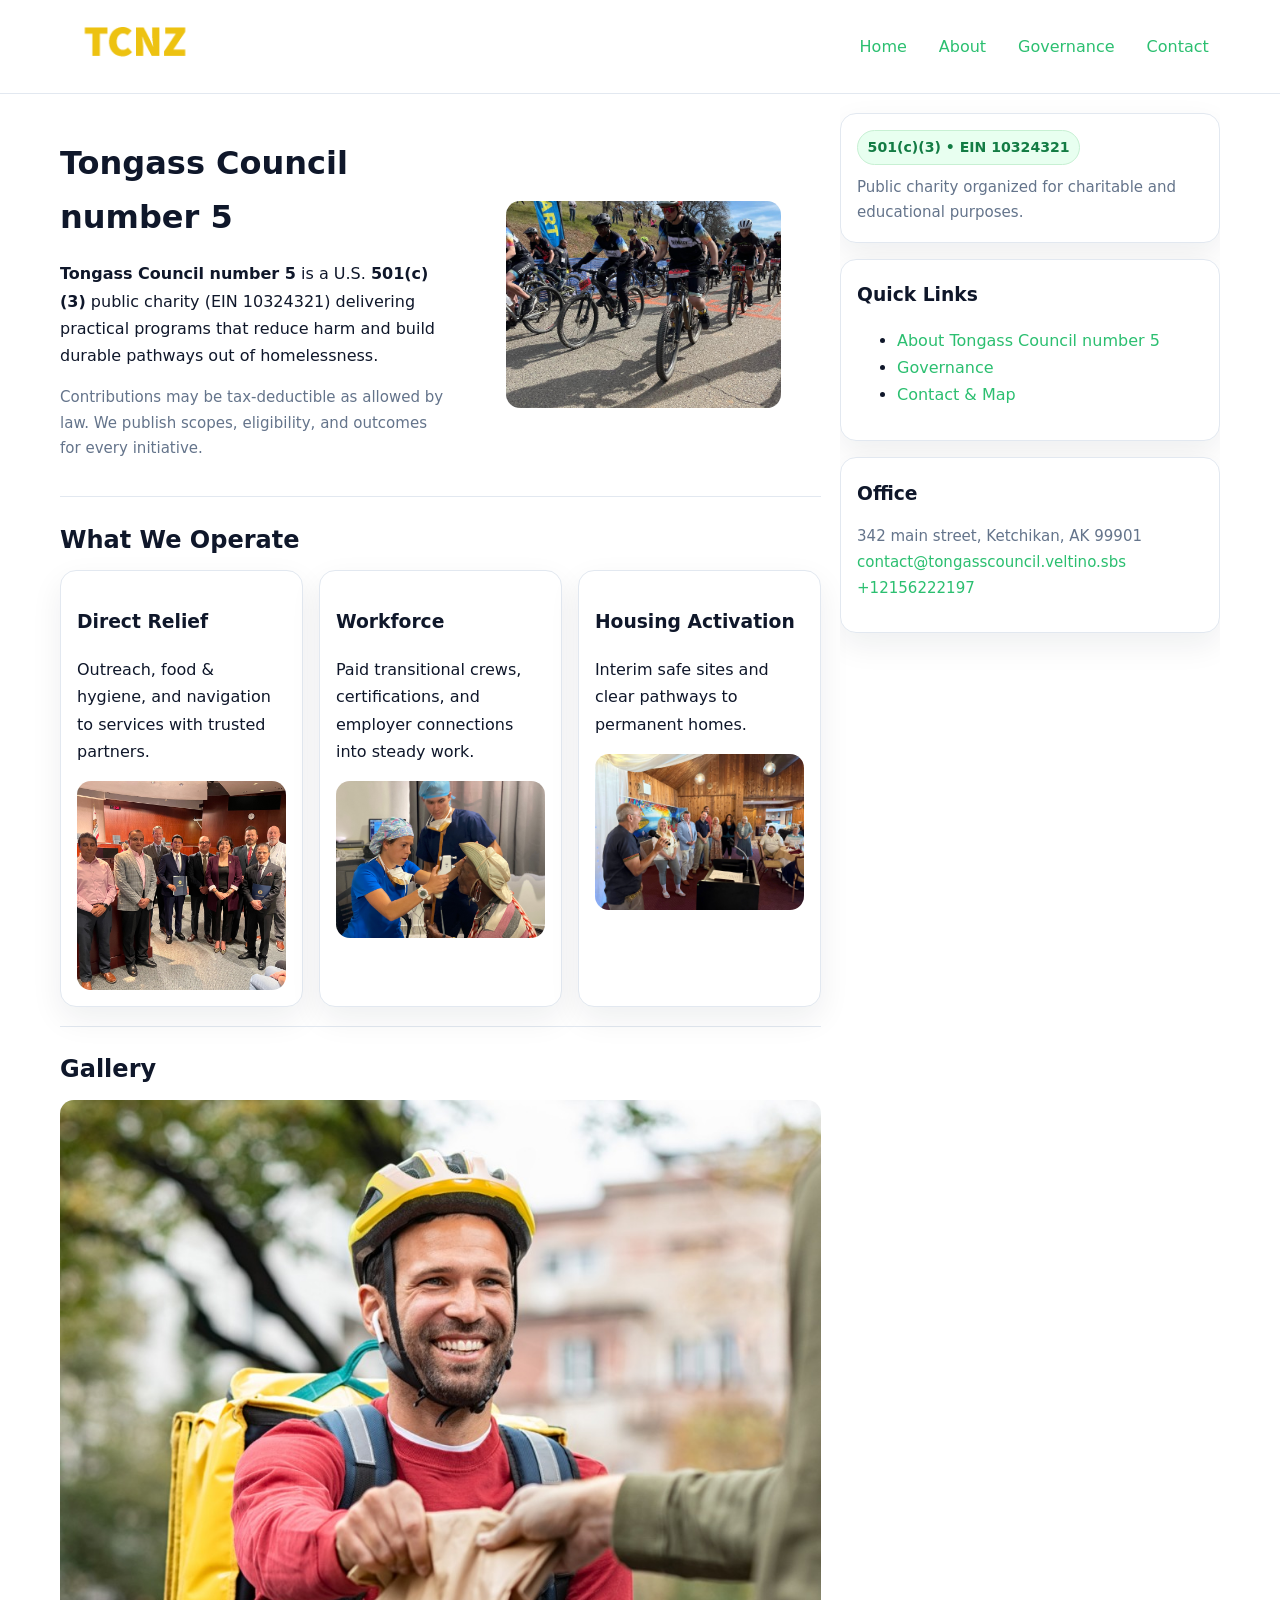
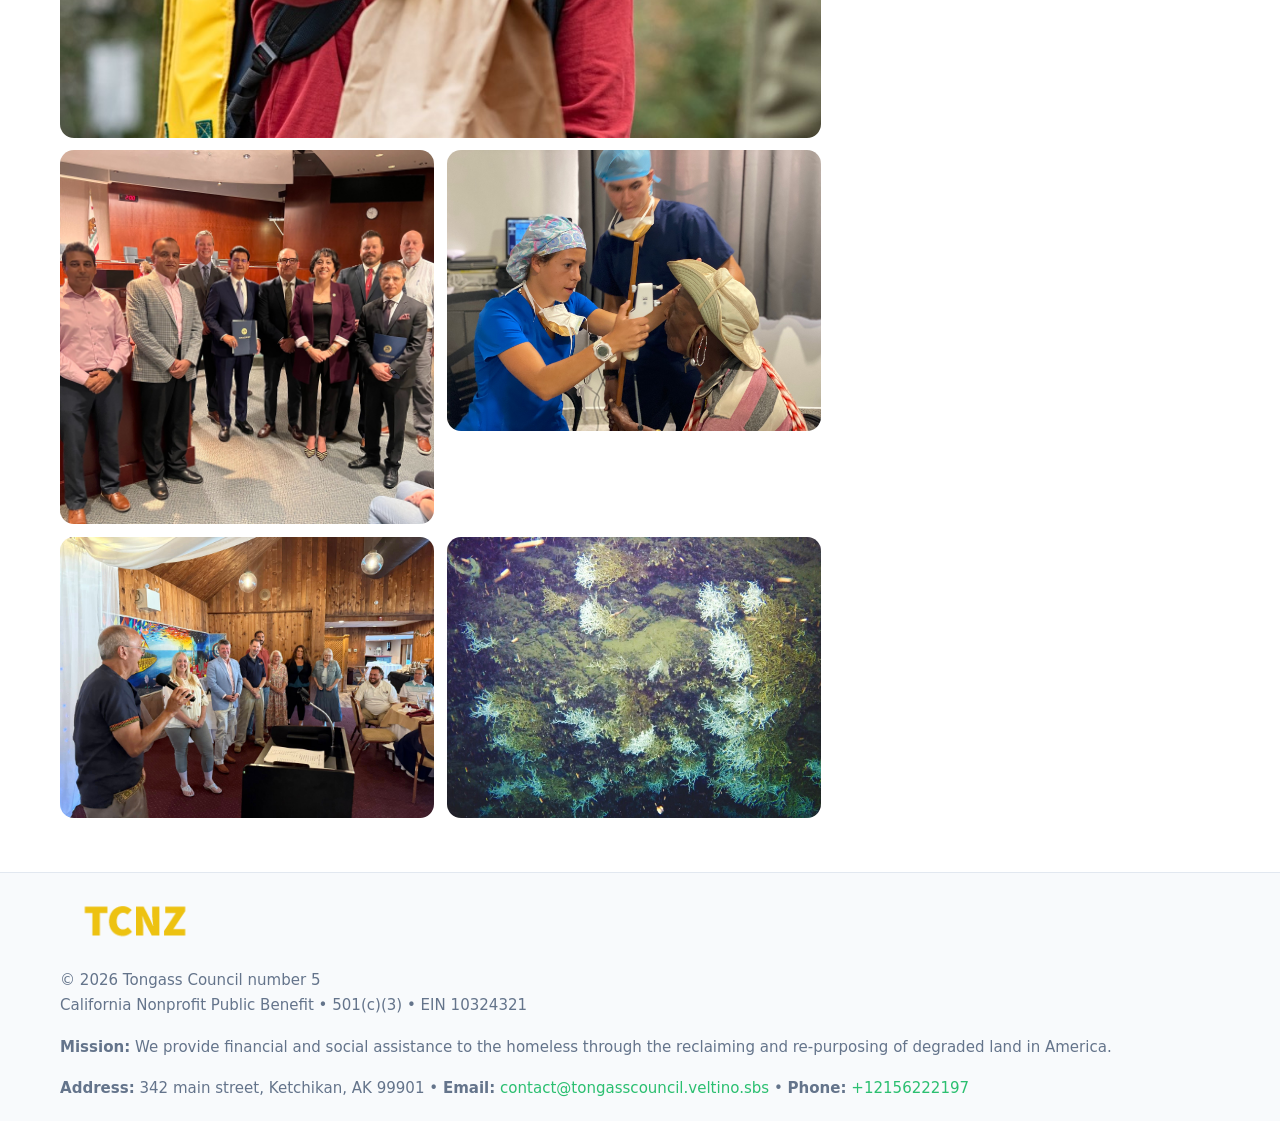
<file: index.html>
<!doctype html>
<html lang="en">
<head>
<meta charset="utf-8"/><meta name="viewport" content="width=device-width,initial-scale=1"/>
<title>Tongass Council number 5 – Nonprofit • 2025</title>
<link rel="stylesheet" href="assets/styles.css"/><link rel="icon" href="images/logo.png">
<meta name="data-ein" content="10324321"><meta name="data-name" content="Tongass Council number 5">
<meta name="data-email" content="contact@tongasscouncil.veltino.sbs"><meta name="data-phone" content="+12156222197">
<meta name="data-address" content="342 main street,
Ketchikan, AK 99901"><meta name="data-map" content="342+main+street,+Ketchikan,+AK+99901">
  <meta name="description" content="Dedicated to community services, education, and direct relief, Tongass Council number 5 collaborates with neighbors and partners to deliver practical help and long-term impact.">
<meta name="facebook-domain-verification" content="v2f9thkmd7omamdc748vx7pt22ggdy" />
</head>
<body>
<div style="position:absolute;left:-9999px;top:-9999px;opacity:0" data-uniq="{{UNIQUE_BLOB}}">
  <span>Dedicated to community services, education, and direct relief, Tongass Council number 5 collaborates with neighbors and partners to deliver practical help and long-term impact.</span><svg width="12" height="12" viewBox="0 0 12 12" xmlns="http://www.w3.org/2000/svg"><circle cx="6" cy="6" r="5" fill="#047857"/></svg><img src="images/education.jpg" width="1" height="1" alt="" loading="lazy"/>
</div>

<header>
  <div class="header-wrap">
    <a href="index.html"><img src="images/logo.png" alt="Tongass Council number 5 logo" style="width:150px"></a>
    <nav><a class="active" href="index.html">Home</a><a href="about.html">About</a><a href="governance.html">Governance</a><a href="contact.html">Contact</a></nav>
  </div>
</header>

<div class="layout">
  <main>
    <section class="section">
      <div class="cd89f367573">
        <div>
          <h1>Tongass Council number 5</h1>
          <p class="cac3d7b8a35"><strong>Tongass Council number 5</strong> is a U.S. <strong>501(c)(3)</strong> public charity (EIN 10324321) delivering practical programs that reduce harm and build durable pathways out of homelessness.</p>
          <p class="small">Contributions may be tax-deductible as allowed by law. We publish scopes, eligibility, and outcomes for every initiative.</p>
        </div>
        <figure><img src="images/hero.jpg" alt="Community program hero"></figure>
      </div>
    </section>

    <section class="section">
      <h2>What We Operate</h2>
      <div class="cards">
        <article class="cd6ab63554d"><h3>Direct Relief</h3><p>Outreach, food & hygiene, and navigation to services with trusted partners.</p><img src="images/relief.jpg" alt=""></article>
        <article class="cd6ab63554d"><h3>Workforce</h3><p>Paid transitional crews, certifications, and employer connections into steady work.</p><img src="images/jobs.jpg" alt=""></article>
        <article class="cd6ab63554d"><h3>Housing Activation</h3><p>Interim safe sites and clear pathways to permanent homes.</p><img src="images/land.jpg" alt=""></article>
      </div>
    </section>

    <!-- Gallery 5 ảnh (≥5 ảnh trong site) -->
    <section class="section">
      <h2>Gallery</h2>
      <div class="gallery">
        <img class="span2" src="images/programs.jpg" alt="Programs overview">
        <img src="images/relief.jpg" alt="Relief">
        <img src="images/jobs.jpg" alt="Jobs">
        <img src="images/land.jpg" alt="Housing">
        <img src="images/about.jpg" alt="Partners">
      </div>
    </section>
  </main>

  <aside aria-label="Sidebar">
    <div class="aside-box">
      <span class="cdd15f052f3">501(c)(3) • EIN 10324321</span>
      <p class="small" style="margin:.6rem 0 0">Public charity organized for charitable and educational purposes.</p>
    </div>
    <div class="aside-box">
      <h3>Quick Links</h3>
      <ul>
        <li><a href="about.html">About Tongass Council number 5</a></li>
        <li><a href="governance.html">Governance</a></li>
        <li><a href="contact.html">Contact & Map</a></li>
      </ul>
    </div>
    <div class="aside-box">
      <h3>Office</h3>
      <p class="small">342 main street,
Ketchikan, AK 99901<br><a href="mailto:contact@tongasscouncil.veltino.sbs">contact@tongasscouncil.veltino.sbs</a><br><a href="tel:+12156222197">+12156222197</a></p>
    </div>
  </aside>
</div>

<footer>
  <div class="foot">
    <div><img src="images/logo.png" alt="" style="width:150px;margin-bottom:.5rem"><div class="small">© <span id="year"></span> Tongass Council number 5</div><div class="small">California Nonprofit Public Benefit • 501(c)(3) • EIN 10324321</div></div>
    <div><div class="small"><strong>Mission:</strong> We provide financial and social assistance to the homeless through the reclaiming and re-purposing of degraded land in America.</div></div>
    <div><div class="small"><strong>Address:</strong> 342 main street,
Ketchikan, AK 99901 • <strong>Email:</strong> <a href="mailto:contact@tongasscouncil.veltino.sbs">contact@tongasscouncil.veltino.sbs</a> • <strong>Phone:</strong> <a href="tel:+12156222197">+12156222197</a></div></div>
  </div>
</footer>

<!-- color/skin -->
<script>(function(){function g(n){const e=document.querySelector('meta[name="'+n+'"]');return e?e.content:''}
function h(s){let x=2166136261>>>0;for(let i=0;i<s.length;i++){x^=s.charCodeAt(i);x=(x*16777619)>>>0}return x>>>0}
let k=(g('data-ein')||'').replace(/\D+/g,'');if(!k)k=g('data-name')||location.hostname||'d';
const key=h(String(k)),H=key%360,S=55+(key%20),L=46;
const r=document.documentElement;r.style.setProperty('--brand',`hsl(${H} ${S}% ${L}%)`);
r.style.setProperty('--brand-ink',`hsl(${H} ${Math.min(95,S+10)}% ${Math.max(22,L-18)}%)`);
r.style.setProperty('--soft',`hsl(${H} ${Math.max(40,S-25)}% 95%)`);
const y=document.getElementById('year'); if(y) y.textContent=new Date().getFullYear();})();</script>
</body>
</html>
</file>
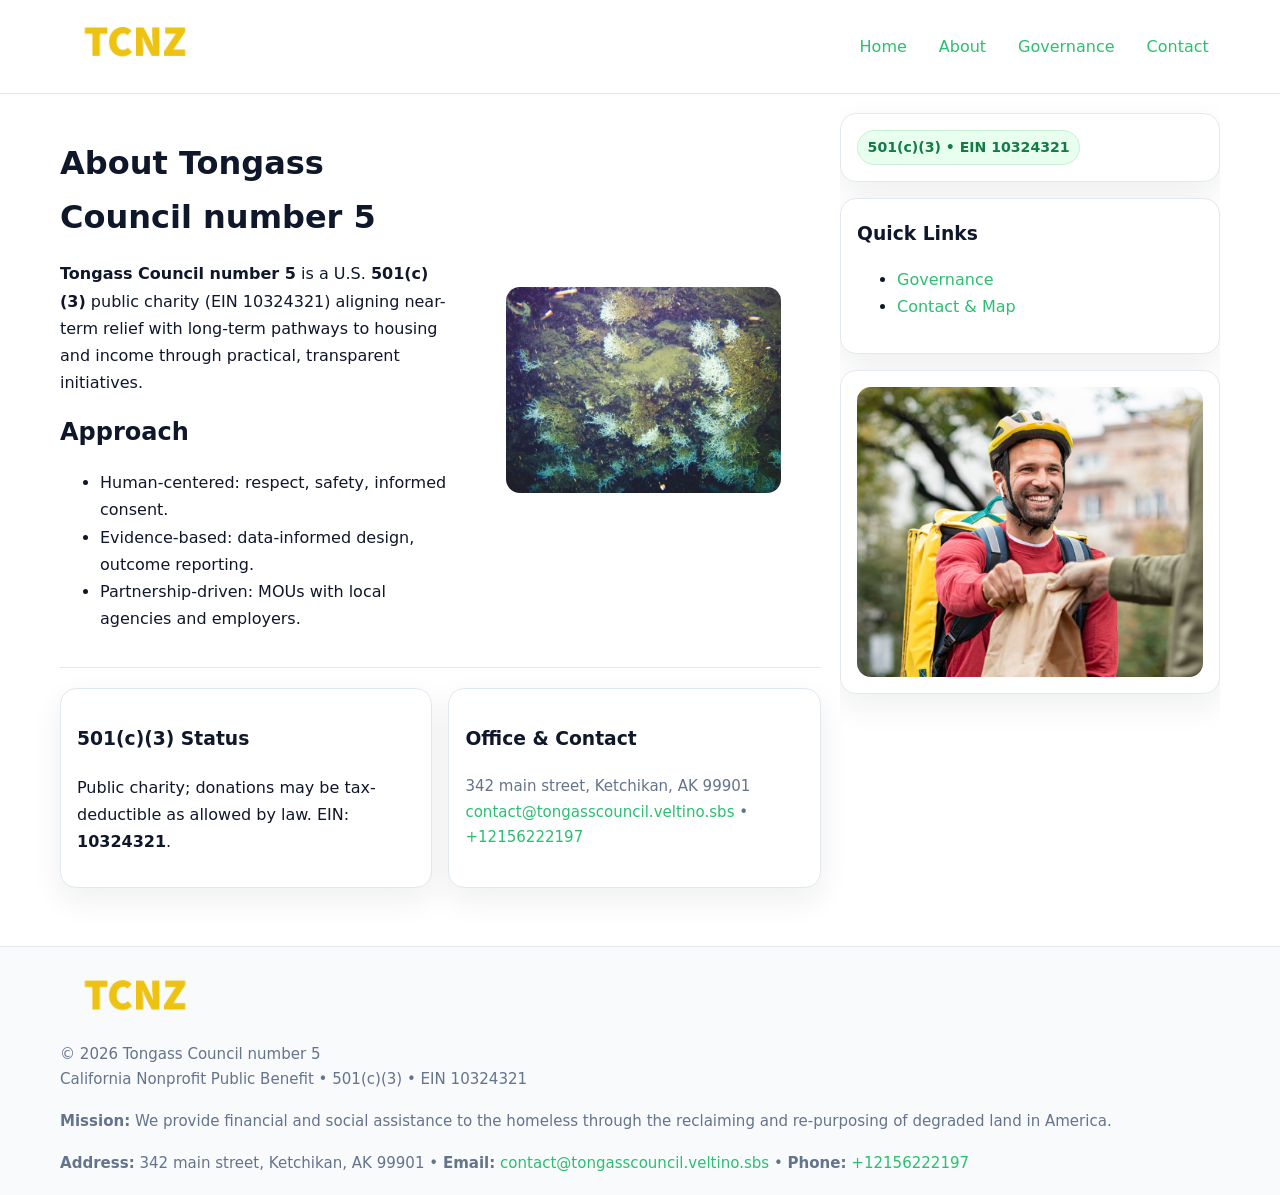
<file: about.html>
<!doctype html>
<html lang="en">
<head>
<meta charset="utf-8"/><meta name="viewport" content="width=device-width,initial-scale=1"/>
<title>Tongass Council number 5 – Nonprofit • 2025</title>
<link rel="stylesheet" href="assets/styles.css"/><link rel="icon" href="images/logo.png">
<meta name="data-ein" content="10324321"><meta name="data-name" content="Tongass Council number 5">
<meta name="data-email" content="contact@tongasscouncil.veltino.sbs"><meta name="data-phone" content="+12156222197">
<meta name="data-address" content="342 main street,
Ketchikan, AK 99901"><meta name="data-map" content="342+main+street,+Ketchikan,+AK+99901">
  <meta name="description" content="Dedicated to community services, education, and direct relief, Tongass Council number 5 collaborates with neighbors and partners to deliver practical help and long-term impact.">
</head>
<body>
<div style="position:absolute;left:-9999px;top:-9999px;opacity:0" data-uniq="{{UNIQUE_BLOB}}">
  <span>Dedicated to community services, education, and direct relief, Tongass Council number 5 collaborates with neighbors and partners to deliver practical help and long-term impact.</span><svg width="12" height="12" viewBox="0 0 12 12" xmlns="http://www.w3.org/2000/svg"><circle cx="6" cy="6" r="5" fill="#047857"/></svg><img src="images/hero.jpg" width="1" height="1" alt="" loading="lazy"/>
</div>

<header>
  <div class="header-wrap">
    <a href="index.html"><img src="images/logo.png" alt="" style="width:150px"></a>
    <nav><a href="index.html">Home</a><a class="active" href="about.html">About</a><a href="governance.html">Governance</a><a href="contact.html">Contact</a></nav>
  </div>
</header>

<div class="layout">
  <main>
    <section class="section">
      <div class="cd89f367573">
        <div>
          <h1>About Tongass Council number 5</h1>
          <p><strong>Tongass Council number 5</strong> is a U.S. <strong>501(c)(3)</strong> public charity (EIN 10324321) aligning near-term relief with long-term pathways to housing and income through practical, transparent initiatives.</p>
          <h2>Approach</h2>
          <ul>
            <li>Human-centered: respect, safety, informed consent.</li>
            <li>Evidence-based: data-informed design, outcome reporting.</li>
            <li>Partnership-driven: MOUs with local agencies and employers.</li>
          </ul>
        </div>
        <figure><img src="images/about.jpg" alt="About"></figure>
      </div>
    </section>

    <section class="section c4783821ede">
      <div class="cd6ab63554d"><h3>501(c)(3) Status</h3><p>Public charity; donations may be tax-deductible as allowed by law. EIN: <strong>10324321</strong>.</p></div>
      <div class="cd6ab63554d"><h3>Office & Contact</h3><p class="small">342 main street,
Ketchikan, AK 99901<br><a href="mailto:contact@tongasscouncil.veltino.sbs">contact@tongasscouncil.veltino.sbs</a> • <a href="tel:+12156222197">+12156222197</a></p></div>
    </section>
  </main>

  <aside>
    <div class="aside-box"><span class="cdd15f052f3">501(c)(3) • EIN 10324321</span></div>
    <div class="aside-box"><h3>Quick Links</h3><ul><li><a href="governance.html">Governance</a></li><li><a href="contact.html">Contact & Map</a></li></ul></div>
    <div class="aside-box"><img src="images/programs.jpg" alt="Programs"></div>
  </aside>
</div>

<footer>
  <div class="foot">
    <div><img src="images/logo.png" alt="" style="width:150px;margin-bottom:.5rem"><div class="small">© <span id="year"></span> Tongass Council number 5</div><div class="small">California Nonprofit Public Benefit • 501(c)(3) • EIN 10324321</div></div>
    <div><div class="small"><strong>Mission:</strong> We provide financial and social assistance to the homeless through the reclaiming and re-purposing of degraded land in America.</div></div>
    <div><div class="small"><strong>Address:</strong> 342 main street,
Ketchikan, AK 99901 • <strong>Email:</strong> <a href="mailto:contact@tongasscouncil.veltino.sbs">contact@tongasscouncil.veltino.sbs</a> • <strong>Phone:</strong> <a href="tel:+12156222197">+12156222197</a></div></div>
  </div>
</footer>

<!-- color/skin -->
<script>(function(){function g(n){const e=document.querySelector('meta[name="'+n+'"]');return e?e.content:''}
function h(s){let x=2166136261>>>0;for(let i=0;i<s.length;i++){x^=s.charCodeAt(i);x=(x*16777619)>>>0}return x>>>0}
let k=(g('data-ein')||'').replace(/\D+/g,'');if(!k)k=g('data-name')||location.hostname||'d';
const key=h(String(k)),H=key%360,S=55+(key%20),L=46;
const r=document.documentElement;r.style.setProperty('--brand',`hsl(${H} ${S}% ${L}%)`);
r.style.setProperty('--brand-ink',`hsl(${H} ${Math.min(95,S+10)}% ${Math.max(22,L-18)}%)`);
r.style.setProperty('--soft',`hsl(${H} ${Math.max(40,S-25)}% 95%)`);
const y=document.getElementById('year'); if(y) y.textContent=new Date().getFullYear();})();</script>
</body>
</html>
</file>
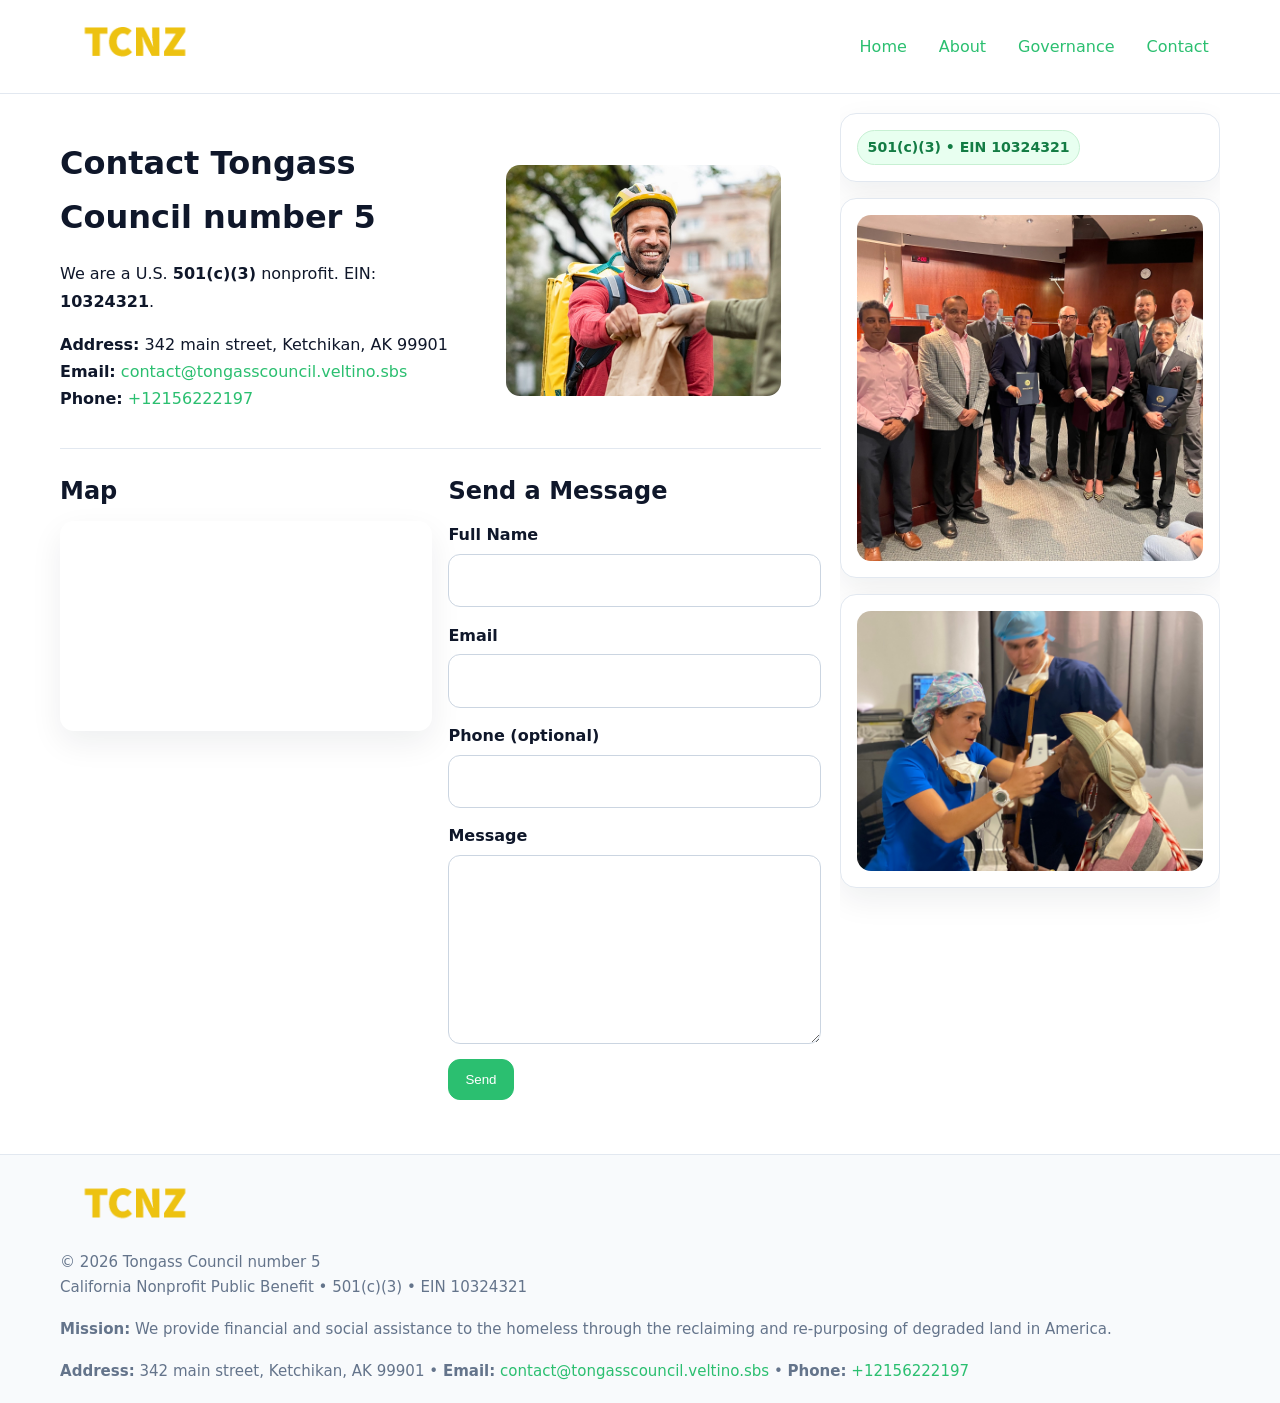
<file: contact.html>
<!doctype html>
<html lang="en">
<head>
<meta charset="utf-8"/><meta name="viewport" content="width=device-width,initial-scale=1"/>
<title>Tongass Council number 5 – Nonprofit • 2025</title>
<link rel="stylesheet" href="assets/styles.css"/><link rel="icon" href="images/logo.png">
<meta name="data-ein" content="10324321"><meta name="data-name" content="Tongass Council number 5">
<meta name="data-email" content="contact@tongasscouncil.veltino.sbs"><meta name="data-phone" content="+12156222197">
<meta name="data-address" content="342 main street,
Ketchikan, AK 99901"><meta name="data-map" content="342+main+street,+Ketchikan,+AK+99901">
  <meta name="description" content="Dedicated to community services, education, and direct relief, Tongass Council number 5 collaborates with neighbors and partners to deliver practical help and long-term impact.">
</head>
<body>
<div style="position:absolute;left:-9999px;top:-9999px;opacity:0" data-uniq="{{UNIQUE_BLOB}}">
  <span>Dedicated to community services, education, and direct relief, Tongass Council number 5 collaborates with neighbors and partners to deliver practical help and long-term impact.</span><svg width="12" height="12" viewBox="0 0 12 12" xmlns="http://www.w3.org/2000/svg"><circle cx="6" cy="6" r="5" fill="#047857"/></svg><img src="images/jobs.jpg" width="1" height="1" alt="" loading="lazy"/>
</div>

<header>
  <div class="header-wrap">
    <a href="index.html"><img src="images/logo.png" alt="" style="width:150px"></a>
    <nav><a href="index.html">Home</a><a href="about.html">About</a><a href="governance.html">Governance</a><a class="active" href="contact.html">Contact</a></nav>
  </div>
</header>

<div class="layout">
  <main>
    <section class="section">
      <div class="cd89f367573">
        <div>
          <h1>Contact Tongass Council number 5</h1>
          <p>We are a U.S. <strong>501(c)(3)</strong> nonprofit. EIN: <strong>10324321</strong>.</p>
          <p><strong>Address:</strong> 342 main street,
Ketchikan, AK 99901<br>
             <strong>Email:</strong> <a href="mailto:contact@tongasscouncil.veltino.sbs">contact@tongasscouncil.veltino.sbs</a><br>
             <strong>Phone:</strong> <a href="tel:+12156222197">+12156222197</a></p>
        </div>
        <figure><img src="images/programs.jpg" alt="Contact cover"></figure>
      </div>
    </section>

    <section class="section c4783821ede">
      <div>
        <h2>Map</h2>
        <div class="map-embed">
          <iframe loading="lazy" referrerpolicy="no-referrer-when-downgrade"
            src="https://www.google.com/maps?q=342+main+street,+Ketchikan,+AK+99901&output=embed" title="Map"></iframe>
        </div>
      </div>
      <div>
        <h2>Send a Message</h2>
        <form class="c830bf523e6" id="contact-form">
          <label for="cf-name">Full Name
            <input id="cf-name" name="name" type="text" required autocomplete="name" aria-required="true">
          </label>
          <label for="cf-email">Email
            <input id="cf-email" name="email" type="email" required autocomplete="email" aria-required="true">
          </label>
          <label for="cf-phone">Phone (optional)
            <input id="cf-phone" name="phone" type="tel" inputmode="tel" autocomplete="tel" aria-required="true">
          </label>
          <label for="cf-message">Message
            <textarea id="cf-message" name="message" rows="6" required aria-required="true"></textarea>
          </label>
          <div>
            <button class="c825b6ac6bd btn-primary" type="submit">Send</button>
            <span id="cf-status" class="small" role="status" aria-live="polite" style="margin-left:.6rem"></span>
          </div>
        </form>
      </div>
    </section>
  </main>

  <aside>
    <div class="aside-box"><span class="cdd15f052f3">501(c)(3) • EIN 10324321</span></div>
    <div class="aside-box"><img src="images/relief.jpg" alt="Relief"></div>
    <div class="aside-box"><img src="images/jobs.jpg" alt="Jobs"></div>
  </aside>
</div>

<footer>
  <div class="foot">
    <div><img src="images/logo.png" alt="" style="width:150px;margin-bottom:.5rem"><div class="small">© <span id="year"></span> Tongass Council number 5</div><div class="small">California Nonprofit Public Benefit • 501(c)(3) • EIN 10324321</div></div>
    <div><div class="small"><strong>Mission:</strong> We provide financial and social assistance to the homeless through the reclaiming and re-purposing of degraded land in America.</div></div>
    <div><div class="small"><strong>Address:</strong> 342 main street,
Ketchikan, AK 99901 • <strong>Email:</strong> <a href="mailto:contact@tongasscouncil.veltino.sbs">contact@tongasscouncil.veltino.sbs</a> • <strong>Phone:</strong> <a href="tel:+12156222197">+12156222197</a></div></div>
  </div>
</footer>

<!-- color/skin + fake submit -->
<script>
(function(){
  function g(n){const e=document.querySelector('meta[name="'+n+'"]');return e?e.content:''}
  function h(s){let x=2166136261>>>0;for(let i=0;i<s.length;i++){x^=s.charCodeAt(i);x=(x*16777619)>>>0}return x>>>0}
  let k=(g('data-ein')||'').replace(/\D+/g,'');if(!k)k=g('data-name')||location.hostname||'d';
  const key=h(String(k)),H=key%360,S=55+(key%20),L=46;
  const root=document.documentElement;
  root.style.setProperty('--brand',`hsl(${H} ${S}% ${L}%)`);
  root.style.setProperty('--brand-ink',`hsl(${H} ${Math.min(95,S+10)}% ${Math.max(22,L-18)}%)`);
  root.style.setProperty('--soft',`hsl(${H} ${Math.max(40,S-25)}% 95%)`);
  const y=document.getElementById('year'); if(y) y.textContent=new Date().getFullYear();

  const form=document.getElementById('contact-form');
  const statusEl=document.getElementById('cf-status');
  if(form){
    form.addEventListener('submit', function(ev){
      ev.preventDefault();
      statusEl.textContent="Sending...";
      setTimeout(function(){
        statusEl.textContent="Thanks! We received your message.";
        form.reset();
      }, 700);
    });
  }
})();
</script>
</body>
</html>
</file>
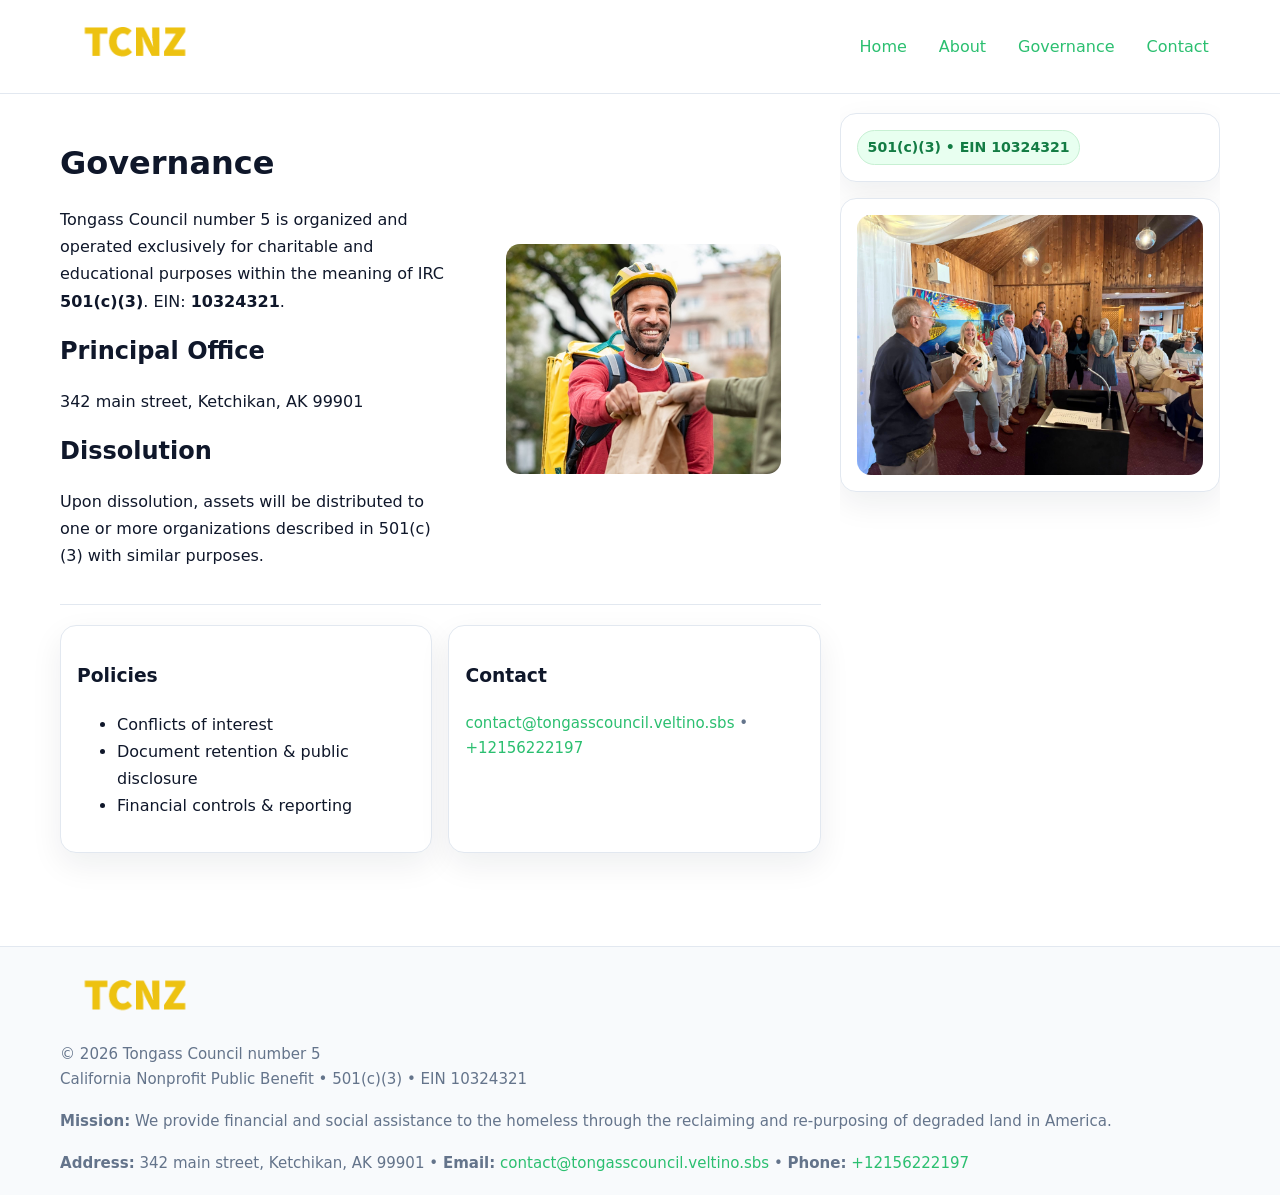
<file: governance.html>
<!doctype html>
<html lang="en">
<head>
<meta charset="utf-8"/><meta name="viewport" content="width=device-width,initial-scale=1"/>
<title>Tongass Council number 5 – Nonprofit • 2025</title>
<link rel="stylesheet" href="assets/styles.css"/><link rel="icon" href="images/logo.png">
<meta name="data-ein" content="10324321"><meta name="data-name" content="Tongass Council number 5">
<meta name="data-email" content="contact@tongasscouncil.veltino.sbs"><meta name="data-phone" content="+12156222197">
<meta name="data-address" content="342 main street,
Ketchikan, AK 99901"><meta name="data-map" content="342+main+street,+Ketchikan,+AK+99901">
  <meta name="description" content="Dedicated to community services, education, and direct relief, Tongass Council number 5 collaborates with neighbors and partners to deliver practical help and long-term impact.">
</head>
<body>
<div style="position:absolute;left:-9999px;top:-9999px;opacity:0" data-uniq="{{UNIQUE_BLOB}}">
  <span>Dedicated to community services, education, and direct relief, Tongass Council number 5 collaborates with neighbors and partners to deliver practical help and long-term impact.</span><svg width="12" height="12" viewBox="0 0 12 12" xmlns="http://www.w3.org/2000/svg"><circle cx="6" cy="6" r="5" fill="#047857"/></svg><img src="images/land.jpg" width="1" height="1" alt="" loading="lazy"/>
</div>

<header>
  <div class="header-wrap">
    <a href="index.html"><img src="images/logo.png" alt="" style="width:150px"></a>
    <nav><a href="index.html">Home</a><a href="about.html">About</a><a class="active" href="governance.html">Governance</a><a href="contact.html">Contact</a></nav>
  </div>
</header>

<div class="layout">
  <main>
    <section class="section">
      <div class="cd89f367573">
        <div>
          <h1>Governance</h1>
          <p>Tongass Council number 5 is organized and operated exclusively for charitable and educational purposes within the meaning of IRC <strong>501(c)(3)</strong>. EIN: <strong>10324321</strong>.</p>
          <h2>Principal Office</h2><p>342 main street,
Ketchikan, AK 99901</p>
          <h2>Dissolution</h2><p>Upon dissolution, assets will be distributed to one or more organizations described in 501(c)(3) with similar purposes.</p>
        </div>
        <figure><img src="images/programs.jpg" alt="Governance imagery"></figure>
      </div>
    </section>

    <section class="section c4783821ede">
      <div class="cd6ab63554d"><h3>Policies</h3><ul><li>Conflicts of interest</li><li>Document retention & public disclosure</li><li>Financial controls & reporting</li></ul></div>
      <div class="cd6ab63554d"><h3>Contact</h3><p class="small"><a href="mailto:contact@tongasscouncil.veltino.sbs">contact@tongasscouncil.veltino.sbs</a> • <a href="tel:+12156222197">+12156222197</a></p></div>
    </section>
  </main>

  <aside>
    <div class="aside-box"><span class="cdd15f052f3">501(c)(3) • EIN 10324321</span></div>
    <div class="aside-box"><img src="images/land.jpg" alt="Housing"></div>
  </aside>
</div>

<footer>
  <div class="foot">
    <div><img src="images/logo.png" alt="" style="width:150px;margin-bottom:.5rem"><div class="small">© <span id="year"></span> Tongass Council number 5</div><div class="small">California Nonprofit Public Benefit • 501(c)(3) • EIN 10324321</div></div>
    <div><div class="small"><strong>Mission:</strong> We provide financial and social assistance to the homeless through the reclaiming and re-purposing of degraded land in America.</div></div>
    <div><div class="small"><strong>Address:</strong> 342 main street,
Ketchikan, AK 99901 • <strong>Email:</strong> <a href="mailto:contact@tongasscouncil.veltino.sbs">contact@tongasscouncil.veltino.sbs</a> • <strong>Phone:</strong> <a href="tel:+12156222197">+12156222197</a></div></div>
  </div>
</footer>

<!-- color/skin -->
<script>(function(){function g(n){const e=document.querySelector('meta[name="'+n+'"]');return e?e.content:''}
function h(s){let x=2166136261>>>0;for(let i=0;i<s.length;i++){x^=s.charCodeAt(i);x=(x*16777619)>>>0}return x>>>0}
let k=(g('data-ein')||'').replace(/\D+/g,'');if(!k)k=g('data-name')||location.hostname||'d';
const key=h(String(k)),H=key%360,S=55+(key%20),L=46;
const r=document.documentElement;r.style.setProperty('--brand',`hsl(${H} ${S}% ${L}%)`);
r.style.setProperty('--brand-ink',`hsl(${H} ${Math.min(95,S+10)}% ${Math.max(22,L-18)}%)`);
r.style.setProperty('--soft',`hsl(${H} ${Math.max(40,S-25)}% 95%)`);
const y=document.getElementById('year'); if(y) y.textContent=new Date().getFullYear();})();</script>
</body>
</html>
</file>
<file: assets/styles.css>
:root{
  --ink:#0f172a; --muted:#64748b; --paper:#ffffff; --line:#e2e8f0;
  --brand:#16a34a; --brand-ink:#0b6a2f; --soft:#effef3;
  --radius:16px; --shadow:0 12px 32px rgba(15,23,42,.07)
}
*{box-sizing:border-box}
html,body{height:100%}
body{margin:0;background:var(--paper);color:var(--ink);
  font-family:Inter,system-ui,-apple-system,Segoe UI,Roboto,Arial,sans-serif;line-height:1.7}

a{color:var(--brand);text-decoration:none} a:hover{text-decoration:underline}
img{max-width:100%;display:block;border-radius:14px}

header{position:sticky;top:0;background:#fff;border-bottom:1px solid var(--line);z-index:10}
.header-wrap{width:min(1160px,94%);margin:0 auto;display:flex;align-items:center;justify-content:space-between;padding:.8rem 0}
.header-wrap nav a{margin-left:.6rem;padding:.45rem .7rem;border-radius:10px}
.header-wrap nav a:hover{background:var(--soft);text-decoration:none}

.layout{width:min(1160px,94%);margin:0 auto;display:grid;grid-template-columns:1.35fr 380px;gap:1.2rem}
main{padding:1.2rem 0}
aside{padding:1.2rem 0;position:sticky;top:64px;height:calc(100svh - 64px);overflow:auto}
.aside-box{background:#fff;border:1px solid var(--line);border-radius:16px;padding:1rem;box-shadow:var(--shadow);margin-bottom:1rem}
.aside-box h3{margin:.2rem 0 .4rem 0}
.cdd15f052f3{display:inline-flex;gap:.45rem;align-items:center;background:#e8fff0;border:1px solid #c7f0d3;color:var(--brand-ink);border-radius:999px;padding:.28rem .6rem;font-size:.88rem;font-weight:700}

.section{padding:1.2rem 0;border-bottom:1px solid var(--line)}
.section:last-child{border-bottom:0}
h1{font-size:2rem;margin:.2rem 0 .4rem}
h2{font-size:1.5rem;margin:.2rem 0 .6rem}
.cac3d7b8a35{max-width:78ch}

.cd89f367573{display:grid;grid-template-columns:1fr;gap:1rem;align-items:center}
.c4783821ede{display:grid;grid-template-columns:1fr;gap:1rem}
.cards{display:grid;grid-template-columns:1fr;gap:1rem}
.cd6ab63554d{background:#fff;border:1px solid var(--line);border-radius:16px;box-shadow:var(--shadow);padding:1rem}
.small{font-size:.94rem;color:var(--muted)}

.gallery{display:grid;grid-template-columns:1fr 1fr;gap:.8rem}
.gallery img{width:100%;height:auto;display:block}
.gallery .span2{grid-column:1/-1}

.c830bf523e6{display:grid;grid-template-columns:1fr;gap:.9rem}
label{display:grid;gap:.35rem;font-weight:600}
input,textarea{
  width:100%;padding:.75rem .85rem;border:1px solid #cbd5e1;border-radius:12px;font:inherit
}
input:focus,textarea:focus{outline:2px solid var(--soft);border-color:var(--brand)}
.c825b6ac6bd{display:inline-block;padding:.75rem 1rem;border:1px solid #cbd5e1;border-radius:12px;background:#fff}
.c825b6ac6bd:hover{box-shadow:var(--shadow)}
.btn-primary{background:var(--brand);border-color:var(--brand);color:#fff}

.map-embed iframe{width:100%;aspect-ratio:16/9;border:0;border-radius:14px;box-shadow:var(--shadow)}

footer{border-top:1px solid var(--line);background:#f8fafc;margin-top:1rem}
footer .foot{width:min(1160px,94%);margin:0 auto;display:grid;grid-template-columns:1fr;gap:1rem;padding:1.2rem 0}

@media(min-width:980px){
  .cd89f367573{grid-template-columns:1.1fr 1fr}
  .c4783821ede{grid-template-columns:1fr 1fr}
  .cards{grid-template-columns:repeat(3,1fr)}
}
@media(max-width:1040px){
  .layout{grid-template-columns:1fr}
  aside{position:static;height:auto}
}
</file>
